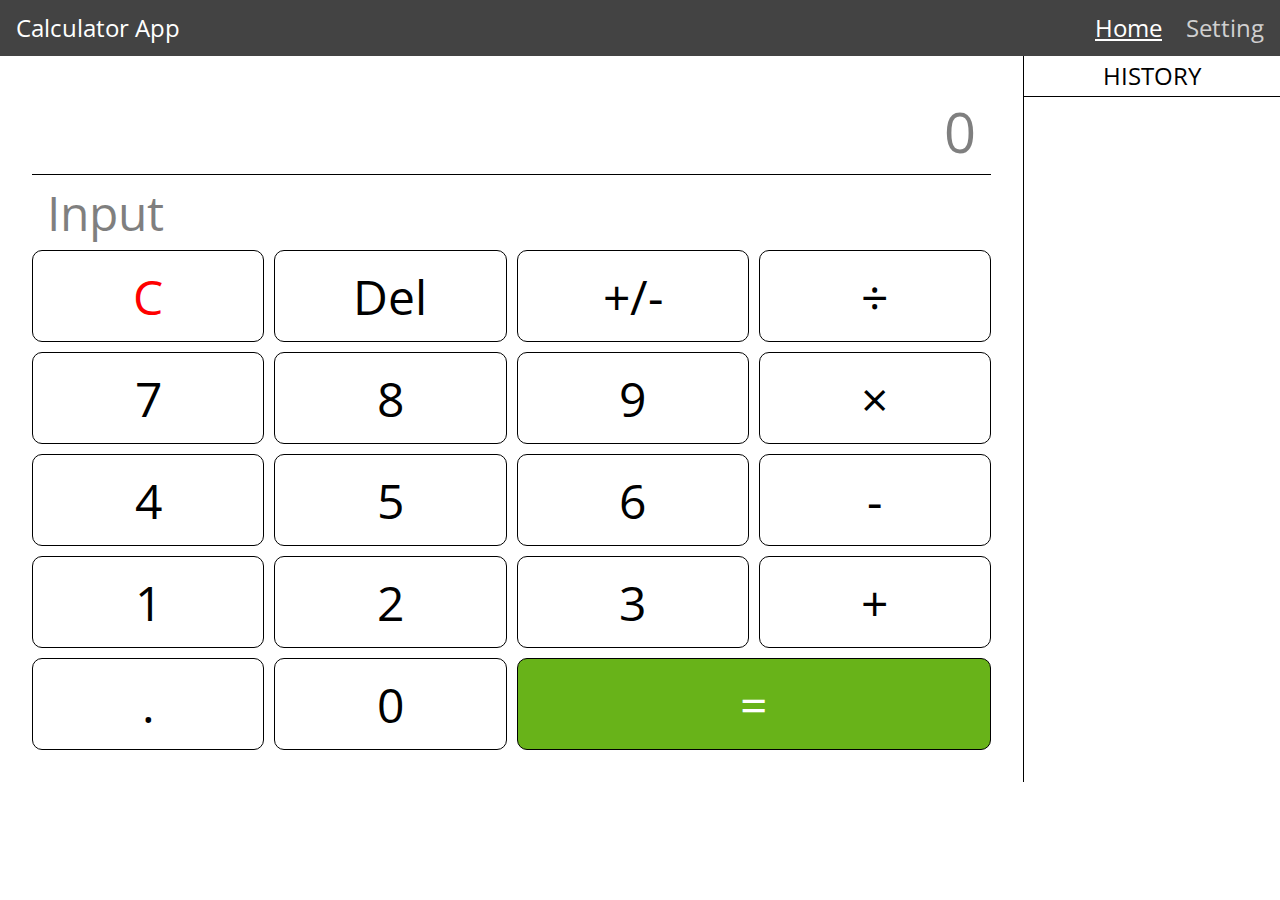
<file: index.html>
<!DOCTYPE html>
<html lang="en">
  <head>
    <meta charset="UTF-8" />
    <meta name="viewport" content="width=device-width, initial-scale=1.0" />
    <link rel="stylesheet" href="style.css" />
    <title>Calculator</title>
  </head>
  <body>
    
      <header class="calculator__header">
        <div class="header-name">Calculator App</div>
        <nav class="header-nav">
          <a class="nav-link active-page" href="/">Home</a>
          <a class="nav-link" href="settings.html">Setting</a>
        </nav>
      </header>
      <main>
			<div class="wrapper">
        <section class="calculator">
          <div class="calculator-block container">
            <input
              type="text"
              id="display"
              class="calculator__display"
              placeholder="0"
              disabled
            />
            <input
              class="calculator__input"
              type="text"
              id="userInput"
              placeholder="Input"
              disabled
            />
            <div class="calculator__keypad">
              <button id="btn-clear" class="btn btn-clear" data-clear>C</button>
              <button id="btn-delete" class="btn" data-backspace>Del</button>
				  <button id="btn-change" class="btn btn-change" data-change>
					+/-
				 </button>
              <button id="btn-divide" class="btn" data-operator="÷">÷</button>
              <button id="btn-7" class="btn" data-number="7">7</button>
              <button id="btn-8" class="btn" data-number="8">8</button>
              <button id="btn-9" class="btn" data-number="9">9</button>
              <button id="btn-multiply" class="btn" data-operator="×">×</button>
              <button id="btn-4" class="btn" data-number="4">4</button>
              <button id="btn-5" class="btn" data-number="5">5</button>
              <button id="btn-6" class="btn" data-number="6">6</button>
              <button id="btn-minus" class="btn" data-operator="-">-</button>
              <button id="btn-1" class="btn" data-number="1">1</button>
              <button id="btn-2" class="btn" data-number="2">2</button>
              <button id="btn-3" class="btn" data-number="3">3</button>
              <button id="btn-plus" class="btn" data-operator="+">+</button>
              <button id="btn-decimal" class="btn" data-decimal=".">.</button>
              <button id="btn-0" class="btn" data-number="0">0</button>
              <button id="btn-equal" class="btn btn-equal" data-equal>=</button>
            </div>
          </div>
          <div class="history-block container">
            <h4>HISTORY</h4>
            <div class="history-container container"></div>
          </div>
        </section>
      </main>
    </div>

    <script src="script.js"></script>
  </body>
</html>
</file>
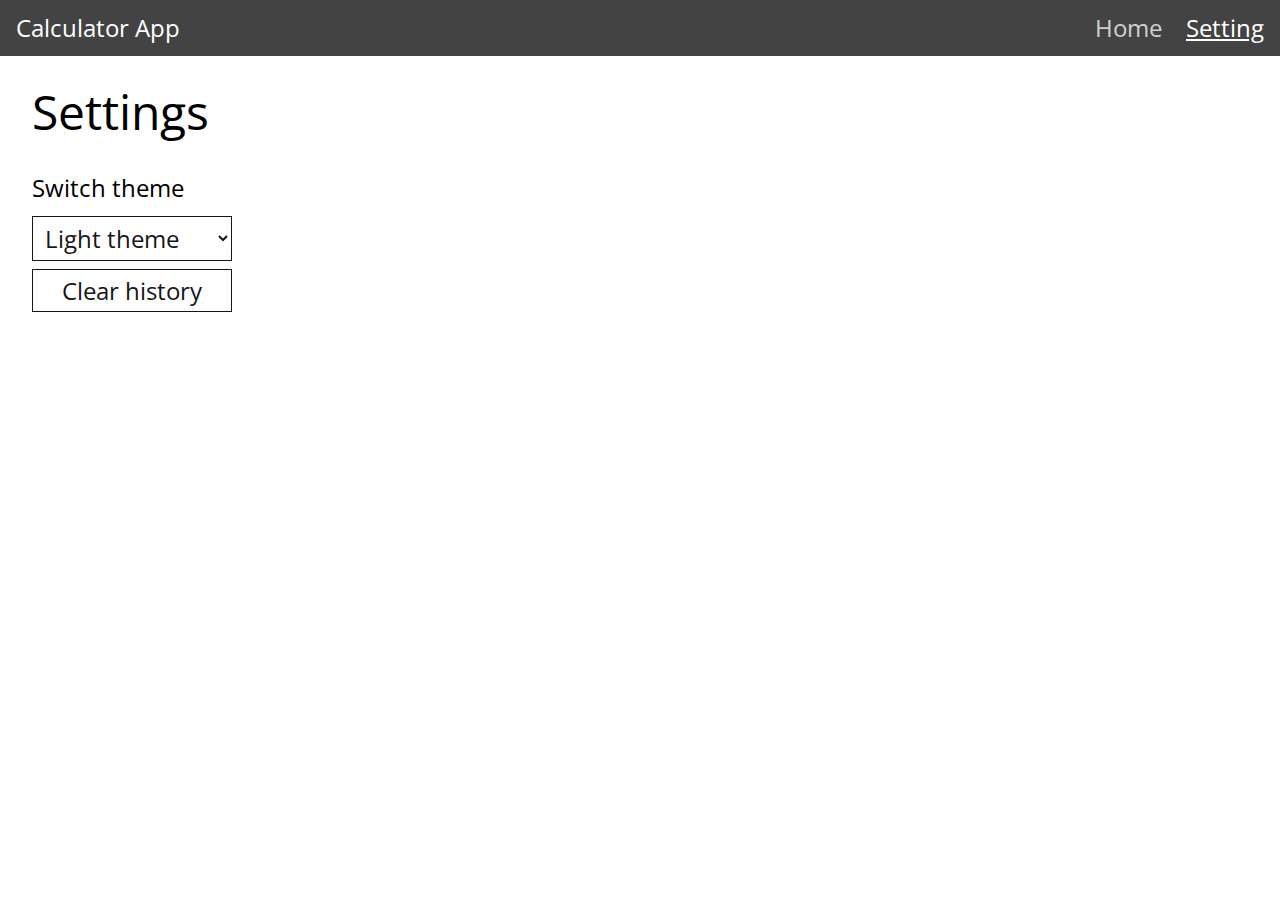
<file: settings.html>
<!DOCTYPE html>
<html lang="en">
  <head>
    <meta charset="UTF-8" />
    <meta name="viewport" content="width=device-width, initial-scale=1.0" />
    <link rel="stylesheet" href="style.css" />
    <title>Settings</title>
  </head>
  <body>
    <header class="calculator__header">
      <div class="header-name">Calculator App</div>
      <nav class="header-nav">
        <a class="nav-link" href="/">Home</a>
        <a class="nav-link active-page" href="settings.html">Setting</a>
      </nav>
    </header>
    <main class="settings">
      <h1 class="settings-header">Settings</h1>
      <label for="theme-select">Switch theme</label>
      <select name="theme" id="theme-select">
        <option value="light">Light theme</option>
        <option value="dark">Dark theme</option>
      </select>
      <button id="clear-history">Clear history</button>
    </main>
    <script src="settings.js"></script>
  </body>
</html>
</file>
<file: style.css>
@import url('https://fonts.googleapis.com/css2?family=Open+Sans:ital,wght@0,300..800;1,300..800&display=swap');

* {
	padding: 0;
	margin: 0;
	border: 0;
}

*,
*:before,
*:after {
	-webkit-box-sizing: border-box;
	box-sizing: border-box;
}

:focus,
:active {
	outline: none;
}

a:focus,
a:active {
	outline: none;
}

nav,
footer,
header,
aside {
	display: block;
}

html,
body {
	height: 100%;
	width: 100%;
	font-size: 100%;
	line-height: 1;
	font-size: 14px;
	-ms-text-size-adjust: 100%;
	-moz-text-size-adjust: 100%;
	-webkit-text-size-adjust: 100%;
}

input,
button,
textarea {
	font-family: inherit;
}

input::-ms-clear {
	display: none;
}

button {
	cursor: pointer;
}

button::-moz-focus-inner {
	padding: 0;
	border: 0;
}

a,
a:visited {
	text-decoration: none;
	color: inherit;
}

a:hover {
	text-decoration: none;
}

ul li {
	list-style: none;
}

h1,
h2,
h3,
h4,
h5,
h6 {
	font-size: inherit;
	font-weight: 400;
}



/*--------------------*/

:root {
	--color-bg: #FFFFFF;
	--color-bg-header: #434343;
	--color-placeholder: rgba(0, 0, 0, 0.5);
	--color-bg-btn: #FFFFFF;
	--color-text: #000000;
	--color-white-100: rgba(255, 255, 255, 1);
	--color-white-75: rgba(255, 255, 255, 0.75);
	--color-black-100: rgba(0, 0, 0, 1);

	--color-btn-equal: #68b319;
	--color-btn-equal-hover: #599b13;
	--color-btn-equal-active: #42720f;

	--color-btn-clear: red;
	--color-btn-clear-hover: rgb(255, 90, 90);
	--color-btn-clear-active: rgb(165, 0, 0);

	--color-btn: #000000;
	--color-btn-hover: #dfdfdf;
	--color-btn-active: #afafaf;
	--color-white: #FFFFFF;
	--color-bg-switch-theme: #171717;
	--color-switch-theme: #FFF;


	--font: "Open Sans", sans-serif;

	--header-height: 210px;
	--xs3: 4px;
	--xs2: 8px;
	--xs: 16px;
	--sm: 24px;
	--md: 32px;
	--lg: 40px;
	--xl: 48px;
	--xl2: 56px;
	--xl3: 64px;
	--xl4: 72px;
	--xl5: 80px;
	--xl6: 88px;
	--xl7: 96px;
	--xl8: 104px;
	--xl9: 112px;
	--xl10: 120px;
}

.dark-theme {
	--color-bg: #727272;
	--color-bg-header: #434343;
	--color-bg-btn: #949494;
	--color-placeholder: rgba(255, 255, 255, 0.5);
	--color-text: #FFFFFF;
	--color-white-100: rgba(255, 255, 255, 1);
	--color-white-75: rgba(255, 255, 255, 0.65);
	--color-black-100: rgba(0, 0, 0, 1);

	--color-bg-switch-theme: #FFF;
	--color-switch-theme: #727272;
}

body {
	font-family: var(--font);
	background: var(--color-bg);
}


/* .container {
	height: calc(100vh - var(--header-height));
} */

.calculator__header {
	background: var(--color-bg-header);
	color: var(--color-white-100);

	display: flex;
	justify-content: space-between;

	font-size: var(--sm);
	padding: var(--xs);
}

.header-nav {
	display: flex;
	gap: var(--sm);
}

.nav-link {
	color: var(--color-white-75);
}

.active-page {
	color: var(--color-white-100);
	text-decoration: underline;
}

.calculator {
	display: flex;
}

.wrapper {
	max-width: 1440px;
	margin: 0 auto;
}


.calculator-block {
	flex: 1 1 80%;
	padding: var(--md);
	border-right: 1px solid var(--color-text);
}

.calculator-block input::placeholder {
	color: var(--color-placeholder);
}

.calculator-block input:disabled {
	background: var(--color-bg);
}

.calculator__input {
	width: 100%;
	font-size: var(--xl);
	border-top: 1px solid var(--color-text);
	padding: 5px 15px;
	color: var(--color-text);
}

.calculator__display {
	width: 100%;
	font-size: var(--xl2);
	text-align: right;
	direction: ltr;
	padding: 5px 15px;
	color: var(--color-text);
}

.calculator__keypad {
	height: 500px;
	display: -ms-grid;
	display: grid;
	-webkit-box-pack: center;
	-ms-flex-pack: center;
	justify-content: center;
	gap: 10px;
	-ms-grid-columns: 1fr 10px 1fr 10px 1fr 10px 1fr;
	grid-template-columns: repeat(4, 1fr);
	-ms-grid-rows: 1fr 10px 1fr 10px 1fr 10px 1fr 10px 1fr;
	grid-template-rows: repeat(5, 1fr);
}

.buttons>*:nth-child(1) {
	grid-row: 1;
	grid-column: 1;
	-ms-grid-row: 1;
	-ms-grid-column: 1;
}

.buttons>*:nth-child(2) {
	grid-row: 1;
	grid-column: 3;
	-ms-grid-row: 1;
	-ms-grid-column: 3;
}

.buttons>*:nth-child(3) {
	grid-row: 1;
	grid-column: 5;
	-ms-grid-row: 1;
	-ms-grid-column: 5;
}

.buttons>*:nth-child(4) {
	grid-row: 1;
	grid-column: 7;
	-ms-grid-row: 1;
	-ms-grid-column: 7;
}

.buttons>*:nth-child(5) {
	grid-row: 3;
	grid-column: 1;
	-ms-grid-row: 3;
	-ms-grid-column: 1;
}

.buttons>*:nth-child(6) {
	grid-row: 3;
	grid-column: 3;
	-ms-grid-row: 3;
	-ms-grid-column: 3;
}

.buttons>*:nth-child(7) {
	grid-row: 3;
	grid-column: 5;
	-ms-grid-row: 3;
	-ms-grid-column: 5;
}

.buttons>*:nth-child(8) {
	grid-row: 3;
	grid-column: 7;
	-ms-grid-row: 3;
	-ms-grid-column: 7;
}

.buttons>*:nth-child(9) {
	grid-row: 5;
	grid-column: 1;
	-ms-grid-row: 5;
	-ms-grid-column: 1;
}

.buttons>*:nth-child(10) {
	grid-row: 5;
	grid-column: 3;
	-ms-grid-row: 5;
	-ms-grid-column: 3;
}

.buttons>*:nth-child(11) {
	grid-row: 5;
	grid-column: 5;
	-ms-grid-row: 5;
	-ms-grid-column: 5;
}

.buttons>*:nth-child(12) {
	grid-row: 5;
	grid-column: 7;
	-ms-grid-row: 5;
	-ms-grid-column: 7;
}

.buttons>*:nth-child(13) {
	grid-row: 7;
	grid-column: 1;
	-ms-grid-row: 7;
	-ms-grid-column: 1;
}

.buttons>*:nth-child(14) {
	grid-row: 7;
	grid-column: 3;
	-ms-grid-row: 7;
	-ms-grid-column: 3;
}

.buttons>*:nth-child(15) {
	grid-row: 7;
	grid-column: 5;
	-ms-grid-row: 7;
	-ms-grid-column: 5;
}

.buttons>*:nth-child(16) {
	grid-row: 7;
	grid-column: 7;
	-ms-grid-row: 7;
	-ms-grid-column: 7;
}

.buttons>*:nth-child(17) {
	grid-row: 9;
	grid-column: 1;
	-ms-grid-row: 9;
	-ms-grid-column: 1;
}

.buttons>*:nth-child(18) {
	grid-row: 9;
	grid-column: 3;
	-ms-grid-row: 9;
	-ms-grid-column: 3;
}

.buttons>*:nth-child(19) {
	grid-row: 9;
	grid-column: 5;
	-ms-grid-row: 9;
	-ms-grid-column: 5;
}

.buttons>*:nth-child(20) {
	grid-row: 9;
	grid-column: 7;
	-ms-grid-row: 9;
	-ms-grid-column: 7;
}

.btn {
	font-size: var(--xl);
	border: 1px solid var(--color-btn);
	border-radius: 10px;
	background-color: var(--color-bg-btn);
	color: var(--color-text);
}

.btn:hover {
	background-color: var(--color-btn-hover);
}

.btn:active {
	background-color: var(--color-btn-active);
}

.btn-clear {
	grid-column: 1;
	-ms-grid-column: 1;
	grid-column-start: 1;
	-ms-grid-column-span: 2;
	grid-column-end: 2;
	color: var(--color-btn-clear);
	-webkit-transition: 0.3s ease;
	transition: 0.3s ease;
}

.btn-clear:hover {
	color: var(--color-white);
	background-color: var(--color-btn-clear-hover);
}

.btn-clear:active {
	background-color: var(--color-btn-clear-active);
}

.btn-equal {
	grid-column: 3;
	-ms-grid-column: 3;
	grid-column-start: 3;
	-ms-grid-column-span: 2;
	grid-column-end: 5;
	color: var(--color-white);
	background-color: var(--color-btn-equal);
	-webkit-transition: 0.3s ease;
	transition: 0.3s ease;
}

.btn-equal:hover {
	background-color: var(--color-btn-equal-hover);
}

.btn-equal:active {
	background-color: var(--color-btn-equal-active);
}

.history-block {
	flex: 1 1 20%;
}

.history-container {
	overflow-y: auto;
}

.history-block h4 {
	font-size: var(--sm);
	padding: var(--xs2);
	margin-bottom: var(--xs2);
	text-align: center;
	border-bottom: 1px solid var(--color-text);
	color: var(--color-text);
}

.history-container {
	font-size: var(--sm);
	padding: var(--xs3);
}

.history-item {
	cursor: pointer;
	color: var(--color-text);
}

.history-item:hover {
	font-weight: bold;
}


.settings-header {
	color: var(--color-text);
	font-size: var(--xl);
	padding: var(--md);
}

.settings label {
	padding: var(--xs2) var(--md);
	color: var(--color-text);
	font-size: var(--sm);
	display: block;
}

#theme-select {
	width: 200px;
	margin: var(--xs2) var(--md);
	background-color: var(--color-switch-theme);
	color: var(--color-bg-switch-theme);
	border: 1px solid var(--color-bg-switch-theme);
	font-size: var(--sm);
	font-family: inherit;
	padding: var(--xs3) var(--xs2);
	display: block;
}

#clear-history {
	width: 200px;
	margin: var(--xs2) var(--md);
	background-color: var(--color-switch-theme);
	color: var(--color-bg-switch-theme);
	border: 1px solid var(--color-bg-switch-theme);
	font-size: var(--sm);
	font-family: inherit;
	padding: var(--xs3) var(--xs2);
	display: block;
}

#clear-history:hover {
	text-decoration: underline;
}


/* @media (max-width: 600px) {
	.calculator__header {
		font-size: var(--xs);
		padding: var(--xs2);
	}
} */

@media (max-width: 767.98px) {
	.calculator {
		flex-direction: column;
	}

	.history-block h4 {
		font-size: var(--lg);
	}

	.history-container {
		font-size: var(--md);
		padding: var(--xs);
	}
}
</file>
